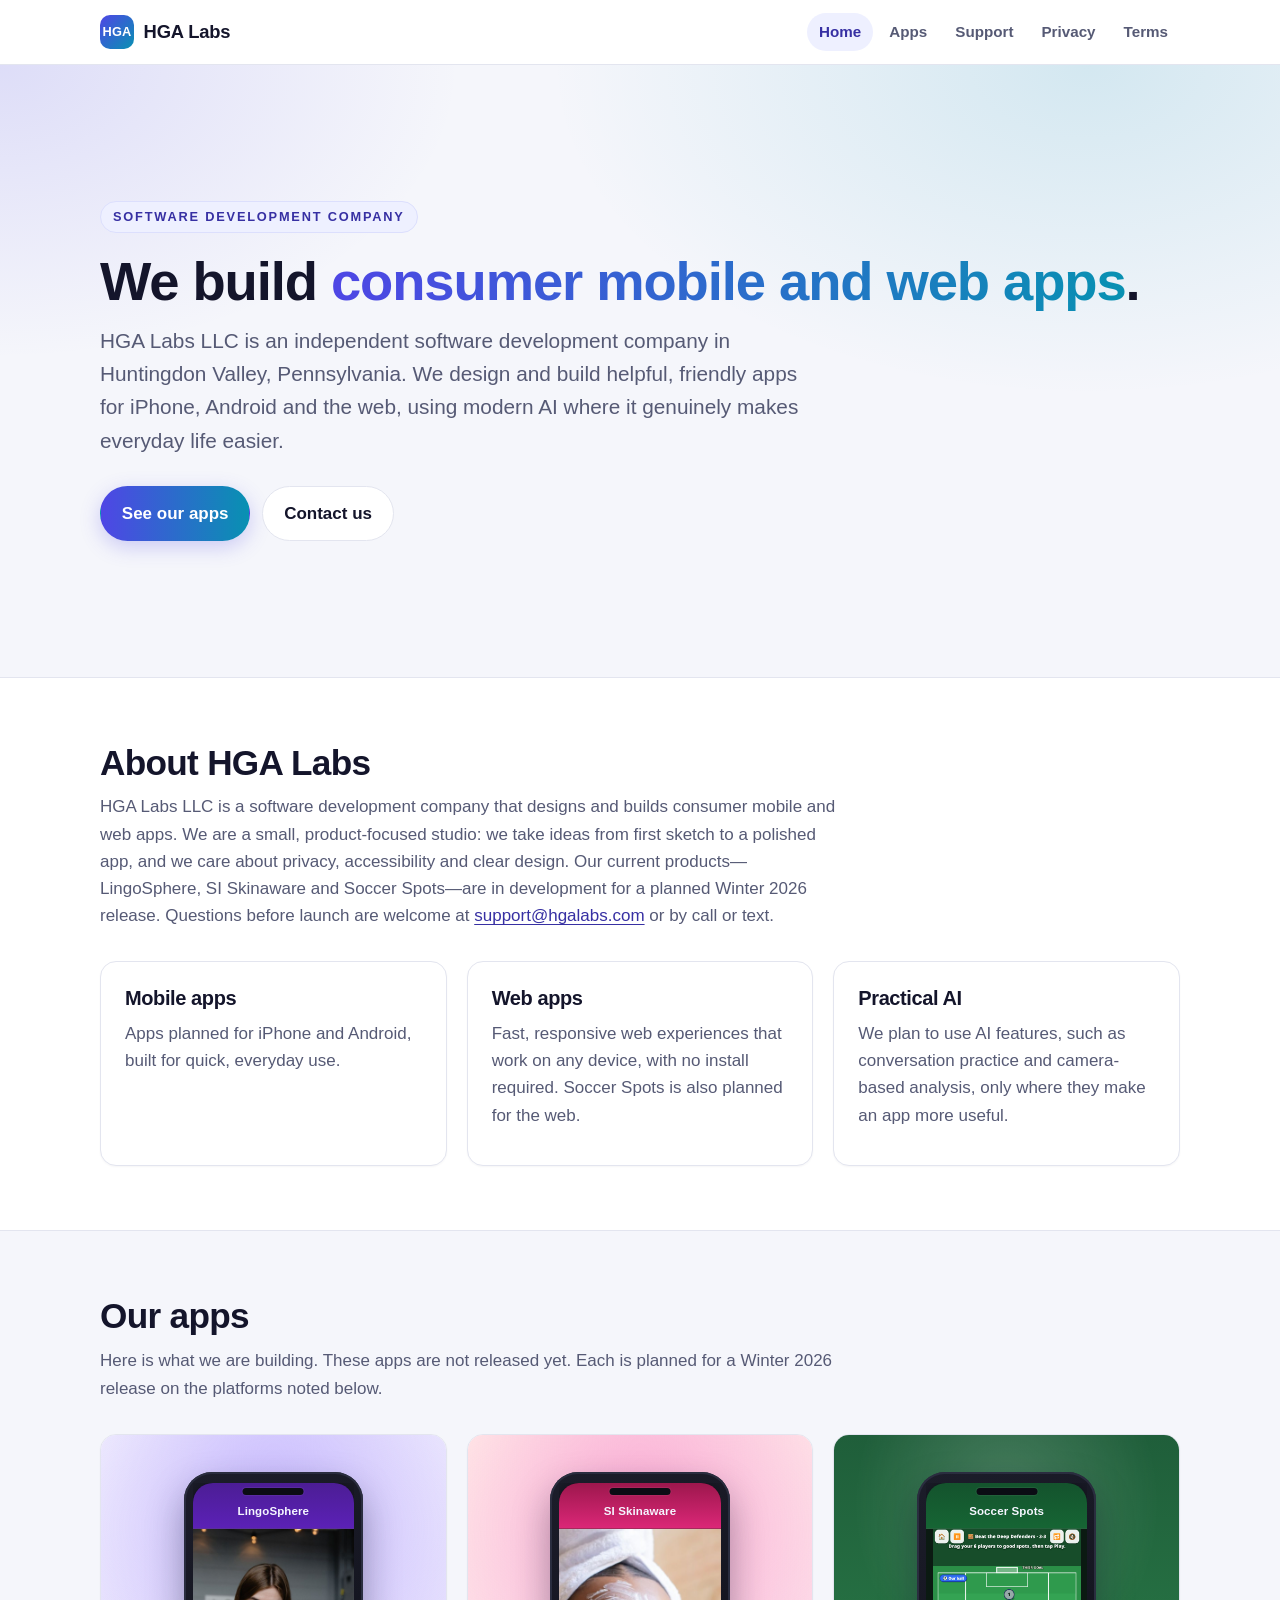
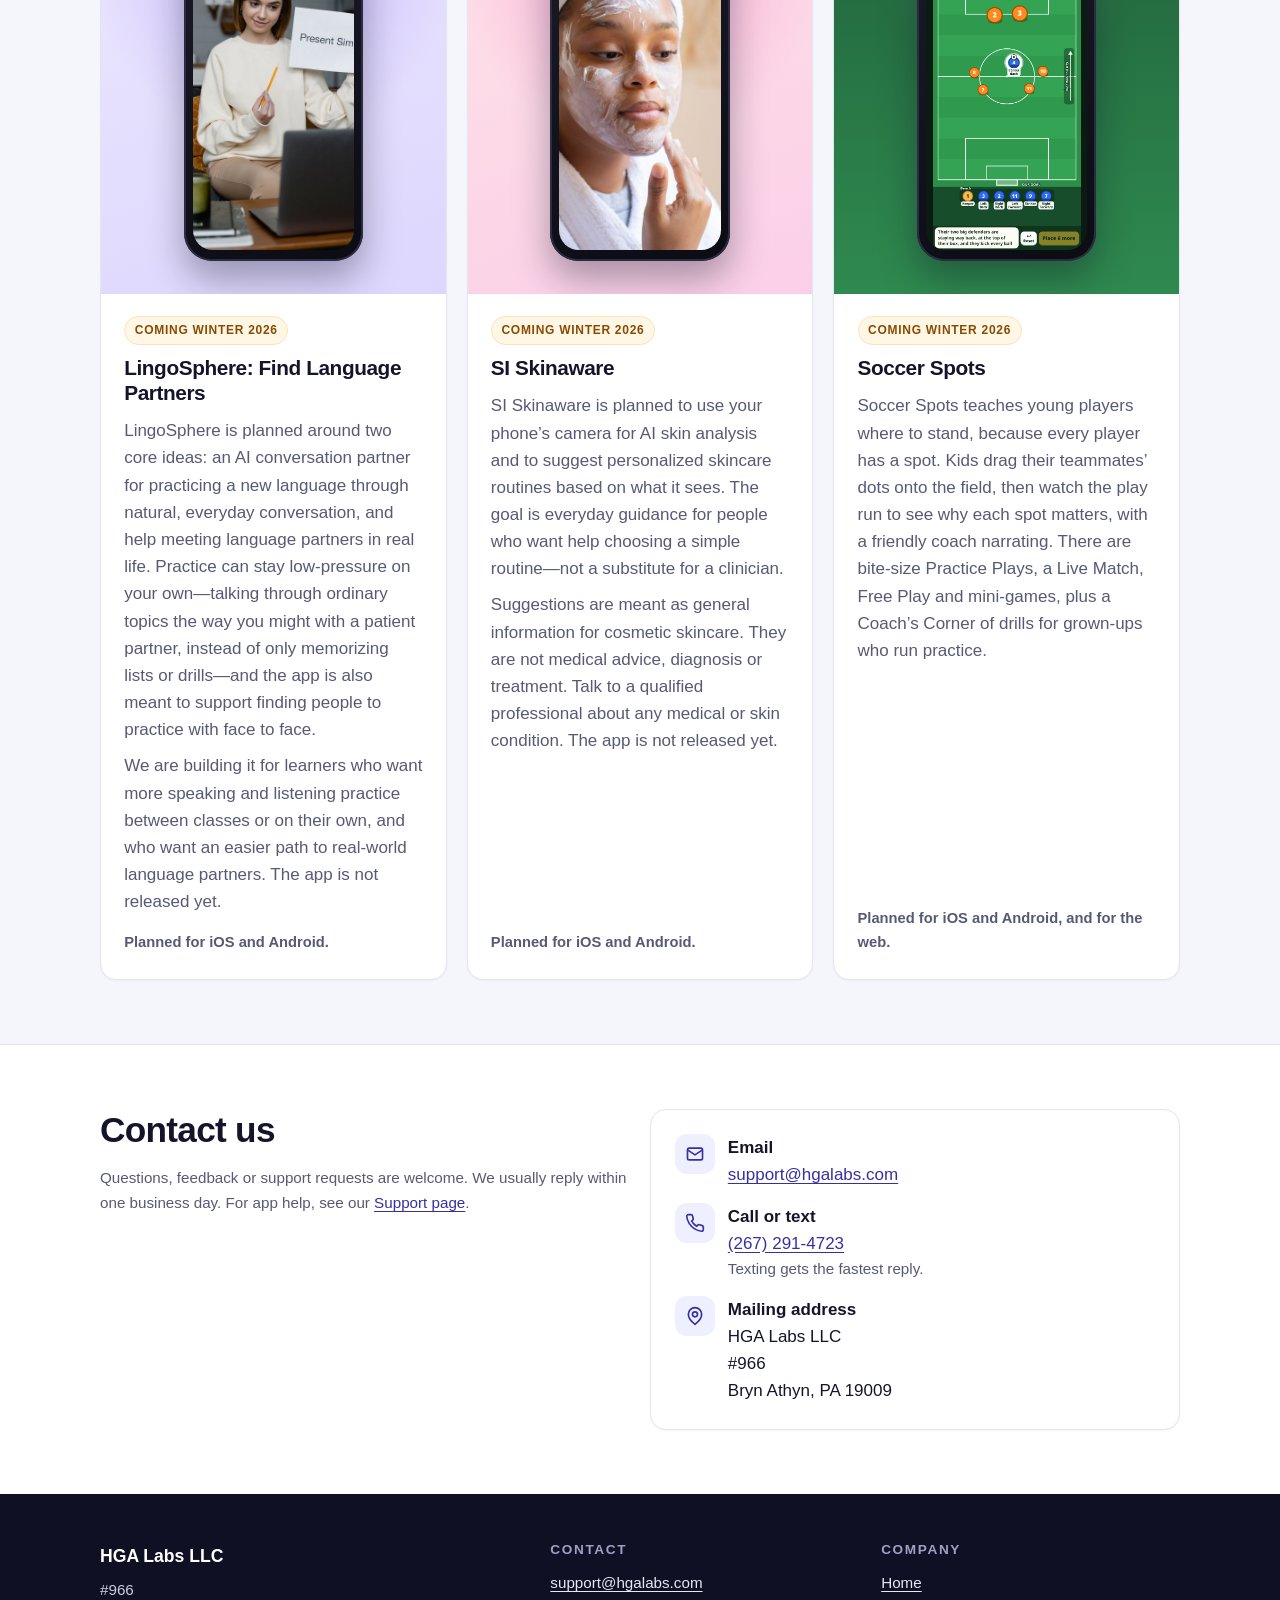
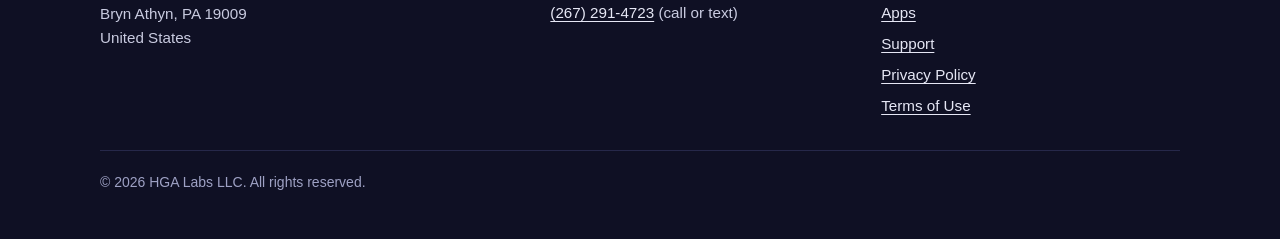
<file: index.html>
<!doctype html>
<html lang="en">
<head>
<meta charset="utf-8">
<meta name="viewport" content="width=device-width, initial-scale=1">
<title>HGA Labs LLC | Consumer mobile and web apps</title>
<meta name="description" content="HGA Labs LLC is a software development company in Huntingdon Valley, PA, building consumer mobile and web apps, including LingoSphere: Find Language Partners, SI Skinaware and Soccer Spots.">
<meta name="theme-color" content="#4f46e5">
<meta property="og:site_name" content="HGA Labs">
<meta property="og:title" content="HGA Labs LLC | Consumer mobile and web apps">
<meta property="og:description" content="HGA Labs LLC is a software development company in Huntingdon Valley, PA, building consumer mobile and web apps, including LingoSphere: Find Language Partners, SI Skinaware and Soccer Spots.">
<meta property="og:type" content="website">
<meta property="og:url" content="https://hgalabs.com/">
<link rel="canonical" href="https://hgalabs.com/">
<link rel="icon" href="/assets/favicon.svg" type="image/svg+xml">
<link rel="stylesheet" href="/assets/styles.css">
</head>
<body>
<a class="skip" href="#main">Skip to content</a>
<header class="site-header">
  <div class="wrap">
    <a class="brand" href="/" aria-label="HGA Labs home"><span class="brand-mark" aria-hidden="true">HGA</span>HGA Labs</a>
    <nav class="nav" aria-label="Main">
      <ul><li><a href="/" aria-current="page">Home</a></li><li><a href="/#apps">Apps</a></li><li><a href="/support.html">Support</a></li><li><a href="/privacy.html">Privacy</a></li><li><a href="/terms.html">Terms</a></li></ul>
    </nav>
  </div>
</header>
<main id="main">
<section class="hero" aria-labelledby="hero-title">
  <div class="wrap">
    <p class="eyebrow">Software development company</p>
    <h1 id="hero-title">We build <span>consumer mobile and web apps</span>.</h1>
    <p class="lede">HGA Labs LLC is an independent software development company in Huntingdon Valley, Pennsylvania. We design and build helpful, friendly apps for iPhone, Android and the web, using modern AI where it genuinely makes everyday life easier.</p>
    <div class="btns">
      <a class="btn btn-primary" href="#apps">See our apps</a>
      <a class="btn btn-ghost" href="#contact">Contact us</a>
    </div>
  </div>
</section>

<section id="about" aria-labelledby="about-title">
  <div class="wrap">
    <div class="section-head">
      <h2 id="about-title">About HGA Labs</h2>
      <p>HGA Labs LLC is a software development company that designs and builds consumer mobile and web apps. We are a small, product-focused studio: we take ideas from first sketch to a polished app, and we care about privacy, accessibility and clear design. Our current products&mdash;LingoSphere, SI Skinaware and Soccer Spots&mdash;are in development for a planned Winter 2026 release. Questions before launch are welcome at <a href="mailto:support@hgalabs.com">support@hgalabs.com</a> or by call or text.</p>
    </div>
    <div class="grid-3">
      <div class="card"><h3>Mobile apps</h3><p>Apps planned for iPhone and Android, built for quick, everyday use.</p></div>
      <div class="card"><h3>Web apps</h3><p>Fast, responsive web experiences that work on any device, with no install required. Soccer Spots is also planned for the web.</p></div>
      <div class="card"><h3>Practical AI</h3><p>We plan to use AI features, such as conversation practice and camera-based analysis, only where they make an app more useful.</p></div>
    </div>
  </div>
</section>

<section id="apps" class="alt" aria-labelledby="apps-title">
  <div class="wrap">
    <div class="section-head">
      <h2 id="apps-title">Our apps</h2>
      <p>Here is what we are building. These apps are not released yet. Each is planned for a Winter 2026 release on the platforms noted below.</p>
    </div>
    <div class="grid-3 apps-grid">
      <article class="card app" aria-labelledby="app-lang">
        <div class="app-media media-lang">
          <div class="phone-frame">
            <div class="phone-screen">
              <div class="phone-appbar"><span class="phone-app-name">LingoSphere</span></div>
              <div class="phone-app-art">
                <img class="photo" src="/assets/lingosphere.jpg" width="720" height="1560" loading="lazy" alt="Illustrative stock photo of an adult holding a Present Simple language flashcard on a video call, shown inside a phone-shaped frame. Not a LingoSphere product screenshot.">
              </div>
            </div>
          </div>
        </div>
        <div class="app-body">
          <span class="badge">Coming Winter 2026</span>
          <h3 id="app-lang">LingoSphere: Find Language Partners</h3>
          <p>LingoSphere is planned around two core ideas: an AI conversation partner for practicing a new language through natural, everyday conversation, and help meeting language partners in real life. Practice can stay low-pressure on your own&mdash;talking through ordinary topics the way you might with a patient partner, instead of only memorizing lists or drills&mdash;and the app is also meant to support finding people to practice with face to face.</p>
          <p>We are building it for learners who want more speaking and listening practice between classes or on their own, and who want an easier path to real-world language partners. The app is not released yet.</p>
          <p class="platforms">Planned for iOS and Android.</p>
        </div>
      </article>
      <article class="card app" aria-labelledby="app-skin">
        <div class="app-media media-skin">
          <div class="phone-frame">
            <div class="phone-screen">
              <div class="phone-appbar"><span class="phone-app-name">SI Skinaware</span></div>
              <div class="phone-app-art">
                <img class="photo" src="/assets/si-skinaware.jpg" width="720" height="1560" loading="lazy" alt="Illustrative stock photo of an adult applying a cream face mask during a skincare routine, shown inside a phone-shaped frame. Not an SI Skinaware product screenshot.">
              </div>
            </div>
          </div>
        </div>
        <div class="app-body">
          <span class="badge">Coming Winter 2026</span>
          <h3 id="app-skin">SI Skinaware</h3>
          <p>SI Skinaware is planned to use your phone&rsquo;s camera for AI skin analysis and to suggest personalized skincare routines based on what it sees. The goal is everyday guidance for people who want help choosing a simple routine&mdash;not a substitute for a clinician.</p>
          <p>Suggestions are meant as general information for cosmetic skincare. They are not medical advice, diagnosis or treatment. Talk to a qualified professional about any medical or skin condition. The app is not released yet.</p>
          <p class="platforms">Planned for iOS and Android.</p>
        </div>
      </article>
      <article class="card app" aria-labelledby="app-soccer">
        <div class="app-media media-soccer">
          <div class="phone-frame phone-frame-tall">
            <div class="phone-screen">
              <div class="phone-appbar"><span class="phone-app-name">Soccer Spots</span></div>
              <div class="phone-app-art">
                <img src="/assets/soccer-spots.png" width="560" height="1215" loading="lazy" alt="Soccer Spots game screen inside a phone-shaped frame: a soccer field where the player drags numbered teammate dots into position, with a coach tip at the bottom of the screen.">
              </div>
            </div>
          </div>
        </div>
        <div class="app-body">
          <span class="badge">Coming Winter 2026</span>
          <h3 id="app-soccer">Soccer Spots</h3>
          <p>Soccer Spots teaches young players where to stand, because every player has a spot. Kids drag their teammates&rsquo; dots onto the field, then watch the play run to see why each spot matters, with a friendly coach narrating. There are bite-size Practice Plays, a Live Match, Free Play and mini-games, plus a Coach&rsquo;s Corner of drills for grown-ups who run practice.</p>
          <p class="platforms">Planned for iOS and Android, and for the web.</p>
        </div>
      </article>
    </div>
  </div>
</section>

<section id="contact" aria-labelledby="contact-title">
  <div class="wrap">
    <div class="grid-2">
      <div>
        <h2 id="contact-title">Contact us</h2>
        <p class="note">Questions, feedback or support requests are welcome. We usually reply within one business day. For app help, see our <a href="/support.html">Support page</a>.</p>
      </div>
      <div class="card">
        <ul class="contact-list">
          <li><span class="ico"><svg viewBox="0 0 24 24" fill="none" stroke="currentColor" stroke-width="2" aria-hidden="true"><rect x="3" y="5" width="18" height="14" rx="2"/><path d="m3 7 9 6 9-6"/></svg></span><div><strong>Email</strong><a href="mailto:support@hgalabs.com">support@hgalabs.com</a></div></li>
          <li><span class="ico"><svg viewBox="0 0 24 24" fill="none" stroke="currentColor" stroke-width="2" aria-hidden="true"><path d="M22 16.9v3a2 2 0 0 1-2.2 2 19.8 19.8 0 0 1-8.6-3.1 19.5 19.5 0 0 1-6-6A19.8 19.8 0 0 1 2.1 4.2 2 2 0 0 1 4.1 2h3a2 2 0 0 1 2 1.7c.1.9.4 1.8.7 2.7a2 2 0 0 1-.5 2.1L8 9.8a16 16 0 0 0 6 6l1.3-1.3a2 2 0 0 1 2.1-.4c.9.3 1.8.6 2.7.7a2 2 0 0 1 1.7 2z"/></svg></span><div><strong>Call or text</strong><a href="tel:+12672914723">(267) 291-4723</a><div class="note">Texting gets the fastest reply.</div></div></li>
          <li><span class="ico"><svg viewBox="0 0 24 24" fill="none" stroke="currentColor" stroke-width="2" aria-hidden="true"><path d="M20 10c0 6-8 12-8 12S4 16 4 10a8 8 0 0 1 16 0z"/><circle cx="12" cy="10" r="3"/></svg></span><div><strong>Mailing address</strong><address>HGA Labs LLC<br>#966<br>Bryn Athyn, PA 19009</address></div></li>
        </ul>
      </div>
    </div>
  </div>
</section>
</main>
<footer class="site-footer">
  <div class="wrap">
    <div class="footer-grid">
      <div>
        <p class="footer-brand">HGA Labs LLC</p>
        <address>#966<br>Bryn Athyn, PA 19009<br>United States</address>
      </div>
      <div>
        <h2>Contact</h2>
        <ul>
          <li><a href="mailto:support@hgalabs.com">support@hgalabs.com</a></li>
          <li><a href="tel:+12672914723">(267) 291-4723</a> (call or text)</li>
        </ul>
      </div>
      <div>
        <h2>Company</h2>
        <ul>
          <li><a href="/">Home</a></li>
          <li><a href="/#apps">Apps</a></li>
          <li><a href="/support.html">Support</a></li>
          <li><a href="/privacy.html">Privacy Policy</a></li>
          <li><a href="/terms.html">Terms of Use</a></li>
        </ul>
      </div>
    </div>
    <p class="copyright">&copy; 2026 HGA Labs LLC. All rights reserved.</p>
  </div>
</footer>
</body>
</html>
</file>
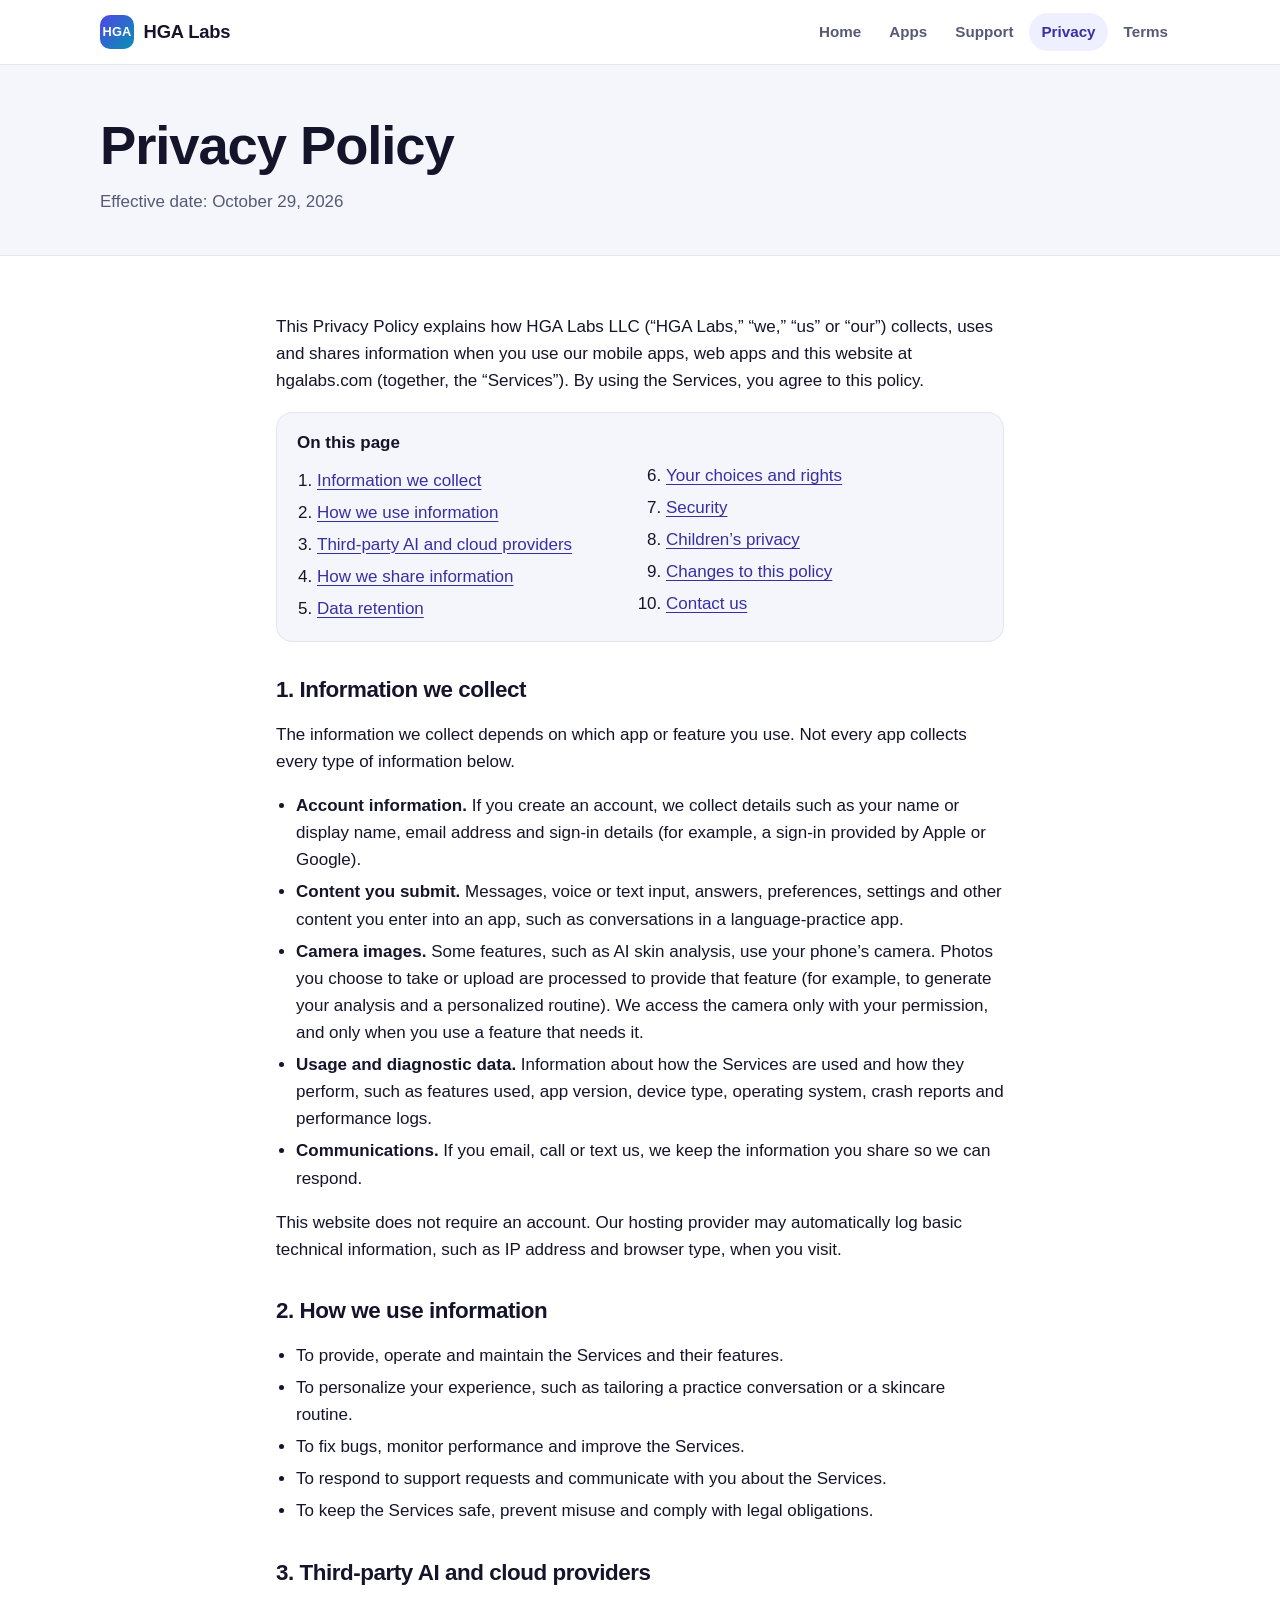
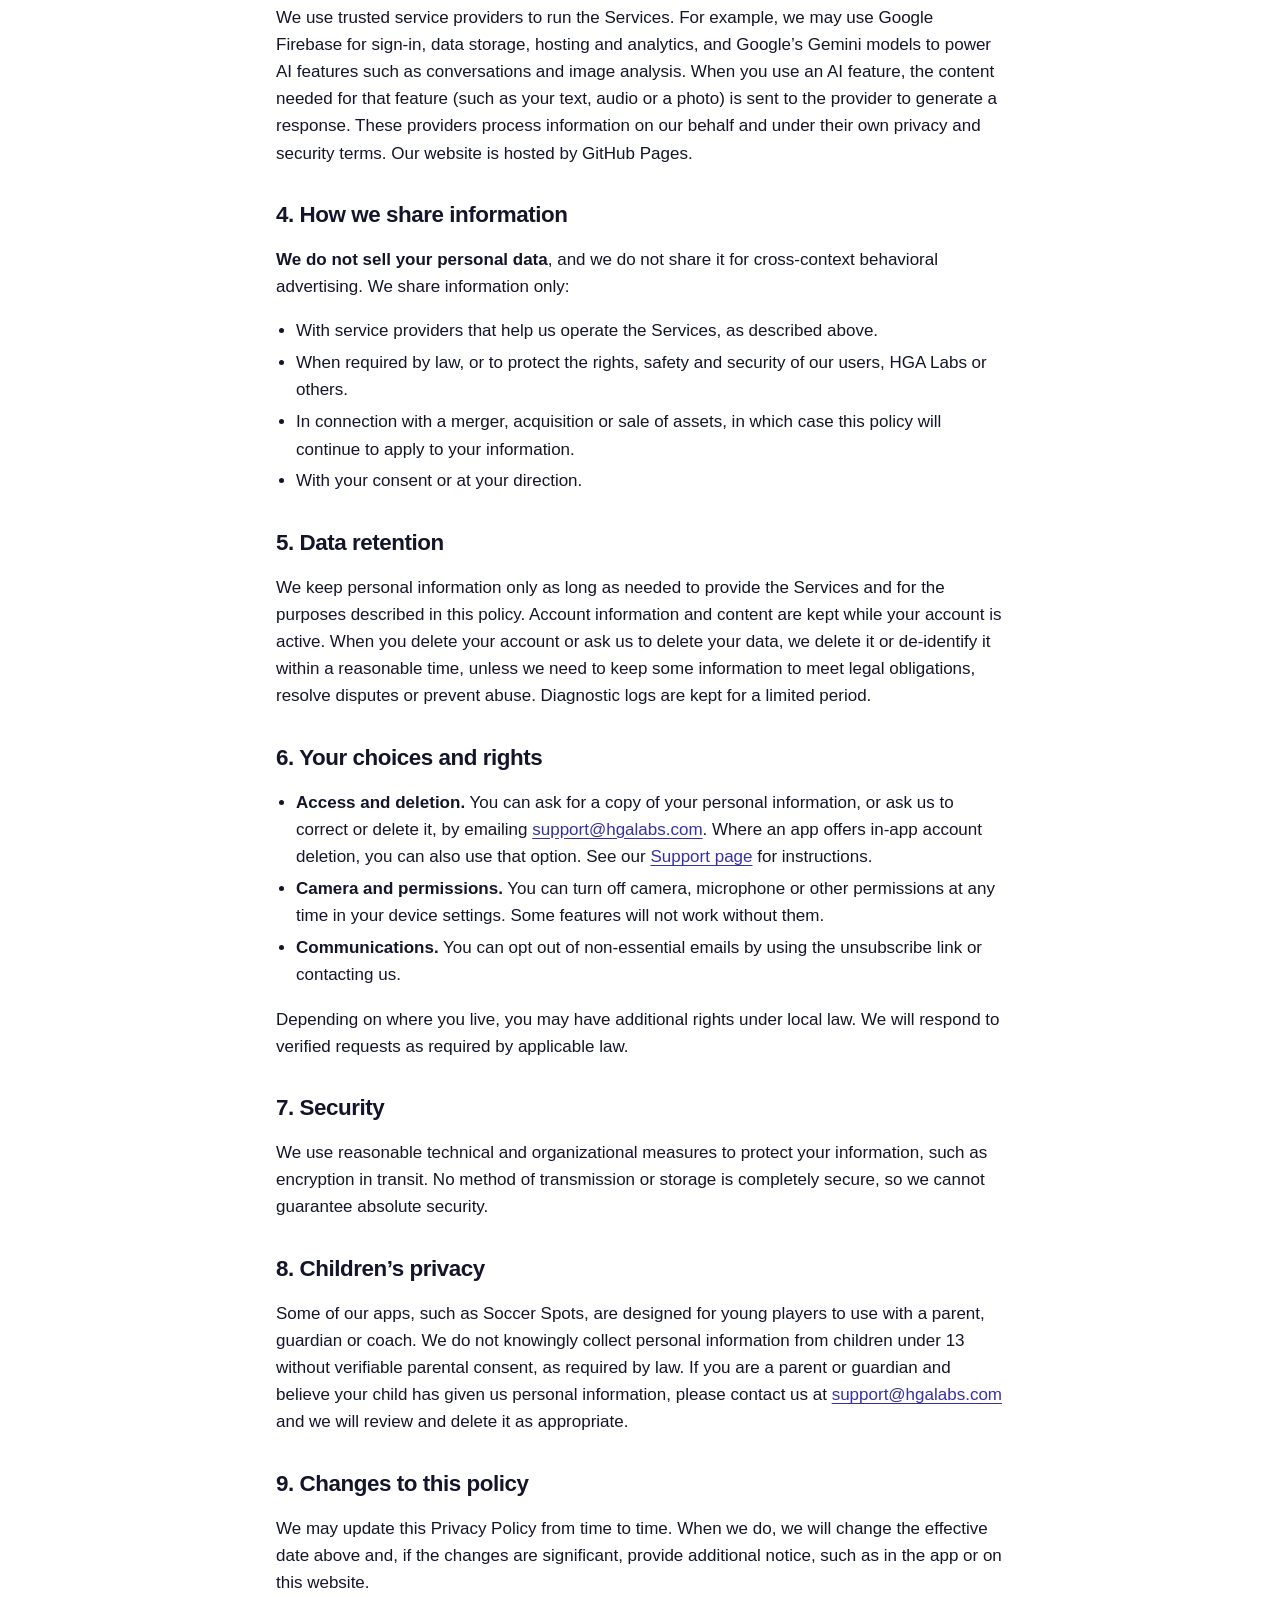
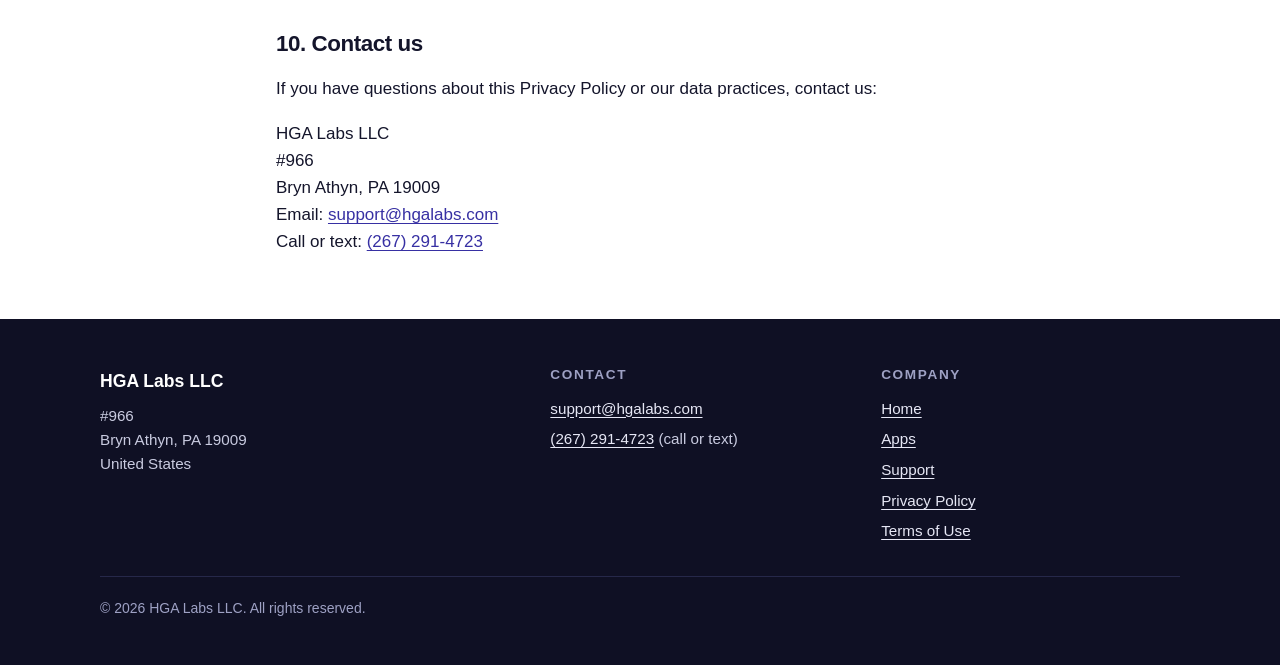
<file: privacy.html>
<!doctype html>
<html lang="en">
<head>
<meta charset="utf-8">
<meta name="viewport" content="width=device-width, initial-scale=1">
<title>Privacy Policy | HGA Labs LLC</title>
<meta name="description" content="Privacy Policy for HGA Labs LLC apps and the hgalabs.com website: what data we collect, how we use it, AI and cloud providers, retention, and how to request access or deletion.">
<meta name="theme-color" content="#4f46e5">
<meta property="og:site_name" content="HGA Labs">
<meta property="og:title" content="Privacy Policy | HGA Labs LLC">
<meta property="og:description" content="Privacy Policy for HGA Labs LLC apps and the hgalabs.com website: what data we collect, how we use it, AI and cloud providers, retention, and how to request access or deletion.">
<meta property="og:type" content="website">
<meta property="og:url" content="https://hgalabs.com/privacy.html">
<link rel="canonical" href="https://hgalabs.com/privacy.html">
<link rel="icon" href="/assets/favicon.svg" type="image/svg+xml">
<link rel="stylesheet" href="/assets/styles.css">
</head>
<body>
<a class="skip" href="#main">Skip to content</a>
<header class="site-header">
  <div class="wrap">
    <a class="brand" href="/" aria-label="HGA Labs home"><span class="brand-mark" aria-hidden="true">HGA</span>HGA Labs</a>
    <nav class="nav" aria-label="Main">
      <ul><li><a href="/">Home</a></li><li><a href="/#apps">Apps</a></li><li><a href="/support.html">Support</a></li><li><a href="/privacy.html" aria-current="page">Privacy</a></li><li><a href="/terms.html">Terms</a></li></ul>
    </nav>
  </div>
</header>
<main id="main">
<div class="page-head"><div class="wrap">
  <h1>Privacy Policy</h1>
  <p>Effective date: October 29, 2026</p>
</div></div>
<div class="wrap prose">
  <p>This Privacy Policy explains how HGA Labs LLC (&ldquo;HGA Labs,&rdquo; &ldquo;we,&rdquo; &ldquo;us&rdquo; or &ldquo;our&rdquo;) collects, uses and shares information when you use our mobile apps, web apps and this website at hgalabs.com (together, the &ldquo;Services&rdquo;). By using the Services, you agree to this policy.</p>
  <nav class="toc" aria-label="On this page">
    <strong>On this page</strong>
    <ol>
      <li><a href="#collect">Information we collect</a></li>
      <li><a href="#use">How we use information</a></li>
      <li><a href="#providers">Third-party AI and cloud providers</a></li>
      <li><a href="#sharing">How we share information</a></li>
      <li><a href="#retention">Data retention</a></li>
      <li><a href="#rights">Your choices and rights</a></li>
      <li><a href="#security">Security</a></li>
      <li><a href="#children">Children&rsquo;s privacy</a></li>
      <li><a href="#changes">Changes to this policy</a></li>
      <li><a href="#contact">Contact us</a></li>
    </ol>
  </nav>

  <h2 id="collect">1. Information we collect</h2>
  <p>The information we collect depends on which app or feature you use. Not every app collects every type of information below.</p>
  <ul>
    <li><strong>Account information.</strong> If you create an account, we collect details such as your name or display name, email address and sign-in details (for example, a sign-in provided by Apple or Google).</li>
    <li><strong>Content you submit.</strong> Messages, voice or text input, answers, preferences, settings and other content you enter into an app, such as conversations in a language-practice app.</li>
    <li><strong>Camera images.</strong> Some features, such as AI skin analysis, use your phone&rsquo;s camera. Photos you choose to take or upload are processed to provide that feature (for example, to generate your analysis and a personalized routine). We access the camera only with your permission, and only when you use a feature that needs it.</li>
    <li><strong>Usage and diagnostic data.</strong> Information about how the Services are used and how they perform, such as features used, app version, device type, operating system, crash reports and performance logs.</li>
    <li><strong>Communications.</strong> If you email, call or text us, we keep the information you share so we can respond.</li>
  </ul>
  <p>This website does not require an account. Our hosting provider may automatically log basic technical information, such as IP address and browser type, when you visit.</p>

  <h2 id="use">2. How we use information</h2>
  <ul>
    <li>To provide, operate and maintain the Services and their features.</li>
    <li>To personalize your experience, such as tailoring a practice conversation or a skincare routine.</li>
    <li>To fix bugs, monitor performance and improve the Services.</li>
    <li>To respond to support requests and communicate with you about the Services.</li>
    <li>To keep the Services safe, prevent misuse and comply with legal obligations.</li>
  </ul>

  <h2 id="providers">3. Third-party AI and cloud providers</h2>
  <p>We use trusted service providers to run the Services. For example, we may use Google Firebase for sign-in, data storage, hosting and analytics, and Google&rsquo;s Gemini models to power AI features such as conversations and image analysis. When you use an AI feature, the content needed for that feature (such as your text, audio or a photo) is sent to the provider to generate a response. These providers process information on our behalf and under their own privacy and security terms. Our website is hosted by GitHub Pages.</p>

  <h2 id="sharing">4. How we share information</h2>
  <p><strong>We do not sell your personal data</strong>, and we do not share it for cross-context behavioral advertising. We share information only:</p>
  <ul>
    <li>With service providers that help us operate the Services, as described above.</li>
    <li>When required by law, or to protect the rights, safety and security of our users, HGA Labs or others.</li>
    <li>In connection with a merger, acquisition or sale of assets, in which case this policy will continue to apply to your information.</li>
    <li>With your consent or at your direction.</li>
  </ul>

  <h2 id="retention">5. Data retention</h2>
  <p>We keep personal information only as long as needed to provide the Services and for the purposes described in this policy. Account information and content are kept while your account is active. When you delete your account or ask us to delete your data, we delete it or de-identify it within a reasonable time, unless we need to keep some information to meet legal obligations, resolve disputes or prevent abuse. Diagnostic logs are kept for a limited period.</p>

  <h2 id="rights">6. Your choices and rights</h2>
  <ul>
    <li><strong>Access and deletion.</strong> You can ask for a copy of your personal information, or ask us to correct or delete it, by emailing <a href="mailto:support@hgalabs.com">support@hgalabs.com</a>. Where an app offers in-app account deletion, you can also use that option. See our <a href="/support.html#delete">Support page</a> for instructions.</li>
    <li><strong>Camera and permissions.</strong> You can turn off camera, microphone or other permissions at any time in your device settings. Some features will not work without them.</li>
    <li><strong>Communications.</strong> You can opt out of non-essential emails by using the unsubscribe link or contacting us.</li>
  </ul>
  <p>Depending on where you live, you may have additional rights under local law. We will respond to verified requests as required by applicable law.</p>

  <h2 id="security">7. Security</h2>
  <p>We use reasonable technical and organizational measures to protect your information, such as encryption in transit. No method of transmission or storage is completely secure, so we cannot guarantee absolute security.</p>

  <h2 id="children">8. Children&rsquo;s privacy</h2>
  <p>Some of our apps, such as Soccer Spots, are designed for young players to use with a parent, guardian or coach. We do not knowingly collect personal information from children under 13 without verifiable parental consent, as required by law. If you are a parent or guardian and believe your child has given us personal information, please contact us at <a href="mailto:support@hgalabs.com">support@hgalabs.com</a> and we will review and delete it as appropriate.</p>

  <h2 id="changes">9. Changes to this policy</h2>
  <p>We may update this Privacy Policy from time to time. When we do, we will change the effective date above and, if the changes are significant, provide additional notice, such as in the app or on this website.</p>

  <h2 id="contact">10. Contact us</h2>
  <p>If you have questions about this Privacy Policy or our data practices, contact us:</p>
  <address>HGA Labs LLC<br>#966<br>Bryn Athyn, PA 19009<br>Email: <a href="mailto:support@hgalabs.com">support@hgalabs.com</a><br>Call or text: <a href="tel:+12672914723">(267) 291-4723</a></address>
</div>
</main>
<footer class="site-footer">
  <div class="wrap">
    <div class="footer-grid">
      <div>
        <p class="footer-brand">HGA Labs LLC</p>
        <address>#966<br>Bryn Athyn, PA 19009<br>United States</address>
      </div>
      <div>
        <h2>Contact</h2>
        <ul>
          <li><a href="mailto:support@hgalabs.com">support@hgalabs.com</a></li>
          <li><a href="tel:+12672914723">(267) 291-4723</a> (call or text)</li>
        </ul>
      </div>
      <div>
        <h2>Company</h2>
        <ul>
          <li><a href="/">Home</a></li>
          <li><a href="/#apps">Apps</a></li>
          <li><a href="/support.html">Support</a></li>
          <li><a href="/privacy.html">Privacy Policy</a></li>
          <li><a href="/terms.html">Terms of Use</a></li>
        </ul>
      </div>
    </div>
    <p class="copyright">&copy; 2026 HGA Labs LLC. All rights reserved.</p>
  </div>
</footer>
</body>
</html>
</file>
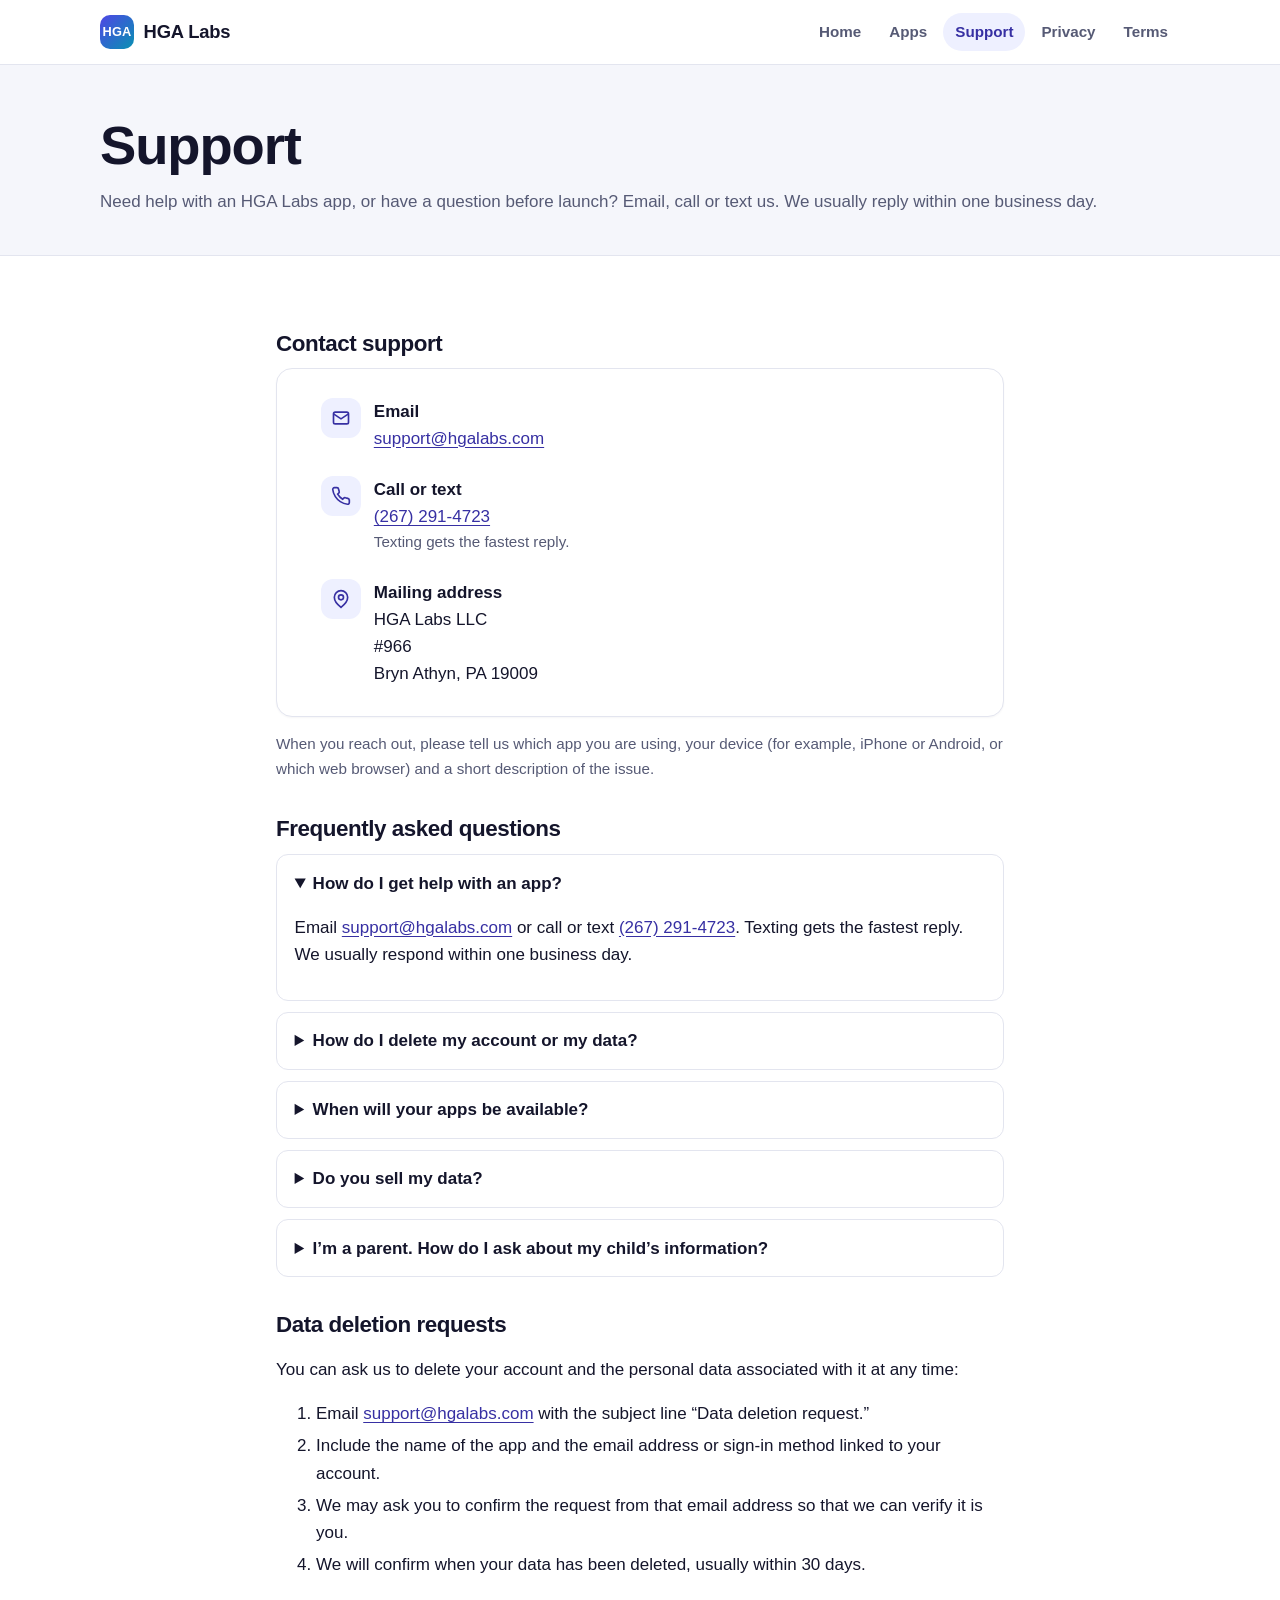
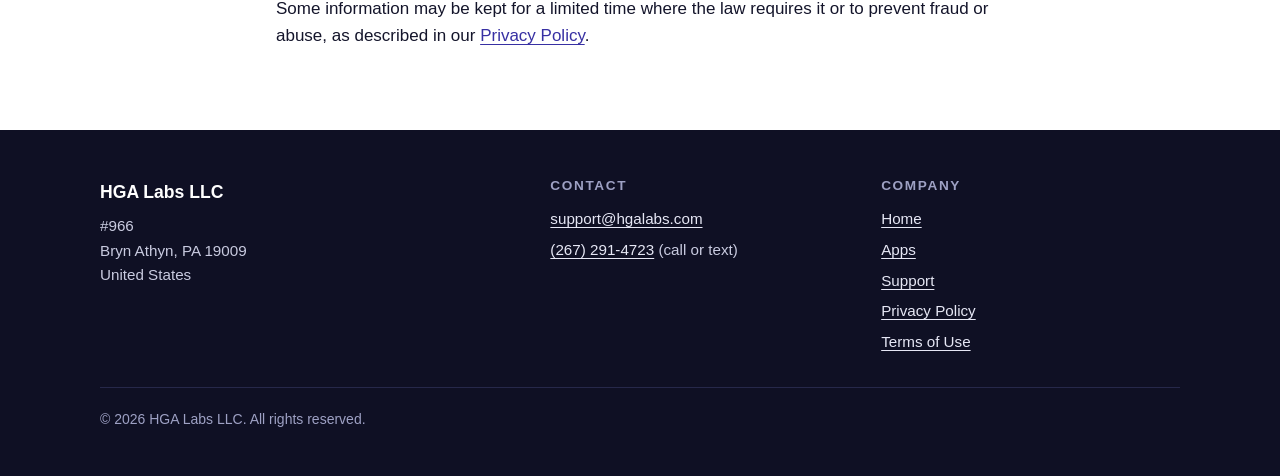
<file: support.html>
<!doctype html>
<html lang="en">
<head>
<meta charset="utf-8">
<meta name="viewport" content="width=device-width, initial-scale=1">
<title>Support | HGA Labs LLC</title>
<meta name="description" content="Get help with HGA Labs apps: contact support by email or phone, read FAQs, and learn how to request account and data deletion.">
<meta name="theme-color" content="#4f46e5">
<meta property="og:site_name" content="HGA Labs">
<meta property="og:title" content="Support | HGA Labs LLC">
<meta property="og:description" content="Get help with HGA Labs apps: contact support by email or phone, read FAQs, and learn how to request account and data deletion.">
<meta property="og:type" content="website">
<meta property="og:url" content="https://hgalabs.com/support.html">
<link rel="canonical" href="https://hgalabs.com/support.html">
<link rel="icon" href="/assets/favicon.svg" type="image/svg+xml">
<link rel="stylesheet" href="/assets/styles.css">
</head>
<body>
<a class="skip" href="#main">Skip to content</a>
<header class="site-header">
  <div class="wrap">
    <a class="brand" href="/" aria-label="HGA Labs home"><span class="brand-mark" aria-hidden="true">HGA</span>HGA Labs</a>
    <nav class="nav" aria-label="Main">
      <ul><li><a href="/">Home</a></li><li><a href="/#apps">Apps</a></li><li><a href="/support.html" aria-current="page">Support</a></li><li><a href="/privacy.html">Privacy</a></li><li><a href="/terms.html">Terms</a></li></ul>
    </nav>
  </div>
</header>
<main id="main">
<div class="page-head"><div class="wrap">
  <h1>Support</h1>
  <p>Need help with an HGA Labs app, or have a question before launch? Email, call or text us. We usually reply within one business day.</p>
</div></div>
<div class="wrap prose">
  <h2 id="contact">Contact support</h2>
  <div class="card">
    <ul class="contact-list">
          <li><span class="ico"><svg viewBox="0 0 24 24" fill="none" stroke="currentColor" stroke-width="2" aria-hidden="true"><rect x="3" y="5" width="18" height="14" rx="2"/><path d="m3 7 9 6 9-6"/></svg></span><div><strong>Email</strong><a href="mailto:support@hgalabs.com">support@hgalabs.com</a></div></li>
          <li><span class="ico"><svg viewBox="0 0 24 24" fill="none" stroke="currentColor" stroke-width="2" aria-hidden="true"><path d="M22 16.9v3a2 2 0 0 1-2.2 2 19.8 19.8 0 0 1-8.6-3.1 19.5 19.5 0 0 1-6-6A19.8 19.8 0 0 1 2.1 4.2 2 2 0 0 1 4.1 2h3a2 2 0 0 1 2 1.7c.1.9.4 1.8.7 2.7a2 2 0 0 1-.5 2.1L8 9.8a16 16 0 0 0 6 6l1.3-1.3a2 2 0 0 1 2.1-.4c.9.3 1.8.6 2.7.7a2 2 0 0 1 1.7 2z"/></svg></span><div><strong>Call or text</strong><a href="tel:+12672914723">(267) 291-4723</a><div class="note">Texting gets the fastest reply.</div></div></li>
          <li><span class="ico"><svg viewBox="0 0 24 24" fill="none" stroke="currentColor" stroke-width="2" aria-hidden="true"><path d="M20 10c0 6-8 12-8 12S4 16 4 10a8 8 0 0 1 16 0z"/><circle cx="12" cy="10" r="3"/></svg></span><div><strong>Mailing address</strong><address>HGA Labs LLC<br>#966<br>Bryn Athyn, PA 19009</address></div></li>
        </ul>
  </div>
  <p class="note">When you reach out, please tell us which app you are using, your device (for example, iPhone or Android, or which web browser) and a short description of the issue.</p>

  <h2 id="faq">Frequently asked questions</h2>
  <div class="faq">
    <details open>
      <summary>How do I get help with an app?</summary>
      <p>Email <a href="mailto:support@hgalabs.com">support@hgalabs.com</a> or call or text <a href="tel:+12672914723">(267) 291-4723</a>. Texting gets the fastest reply. We usually respond within one business day.</p>
    </details>
    <details>
      <summary>How do I delete my account or my data?</summary>
      <p>If the app has a delete option in its settings, you can use it to delete your account and associated data. You can also email us to request deletion. See <a href="#delete">Data deletion requests</a> below.</p>
    </details>
    <details>
      <summary>When will your apps be available?</summary>
      <p>Our apps are not released yet. LingoSphere, SI Skinaware and Soccer Spots are all coming Winter 2026. LingoSphere and SI Skinaware are planned for iOS and Android. Soccer Spots is planned for iOS and Android, and for the web. Check our <a href="/#apps">Apps section</a> for updates.</p>
    </details>
    <details>
      <summary>Do you sell my data?</summary>
      <p>No. We do not sell personal data. Read our <a href="/privacy.html">Privacy Policy</a> for details.</p>
    </details>
    <details>
      <summary>I&rsquo;m a parent. How do I ask about my child&rsquo;s information?</summary>
      <p>Contact us at <a href="mailto:support@hgalabs.com">support@hgalabs.com</a> and we will help review or delete your child&rsquo;s information.</p>
    </details>
  </div>

  <h2 id="delete">Data deletion requests</h2>
  <p>You can ask us to delete your account and the personal data associated with it at any time:</p>
  <ol>
    <li>Email <a href="mailto:support@hgalabs.com?subject=Data%20deletion%20request">support@hgalabs.com</a> with the subject line &ldquo;Data deletion request.&rdquo;</li>
    <li>Include the name of the app and the email address or sign-in method linked to your account.</li>
    <li>We may ask you to confirm the request from that email address so that we can verify it is you.</li>
    <li>We will confirm when your data has been deleted, usually within 30 days.</li>
  </ol>
  <p>Some information may be kept for a limited time where the law requires it or to prevent fraud or abuse, as described in our <a href="/privacy.html#retention">Privacy Policy</a>.</p>
</div>
</main>
<footer class="site-footer">
  <div class="wrap">
    <div class="footer-grid">
      <div>
        <p class="footer-brand">HGA Labs LLC</p>
        <address>#966<br>Bryn Athyn, PA 19009<br>United States</address>
      </div>
      <div>
        <h2>Contact</h2>
        <ul>
          <li><a href="mailto:support@hgalabs.com">support@hgalabs.com</a></li>
          <li><a href="tel:+12672914723">(267) 291-4723</a> (call or text)</li>
        </ul>
      </div>
      <div>
        <h2>Company</h2>
        <ul>
          <li><a href="/">Home</a></li>
          <li><a href="/#apps">Apps</a></li>
          <li><a href="/support.html">Support</a></li>
          <li><a href="/privacy.html">Privacy Policy</a></li>
          <li><a href="/terms.html">Terms of Use</a></li>
        </ul>
      </div>
    </div>
    <p class="copyright">&copy; 2026 HGA Labs LLC. All rights reserved.</p>
  </div>
</footer>
</body>
</html>
</file>
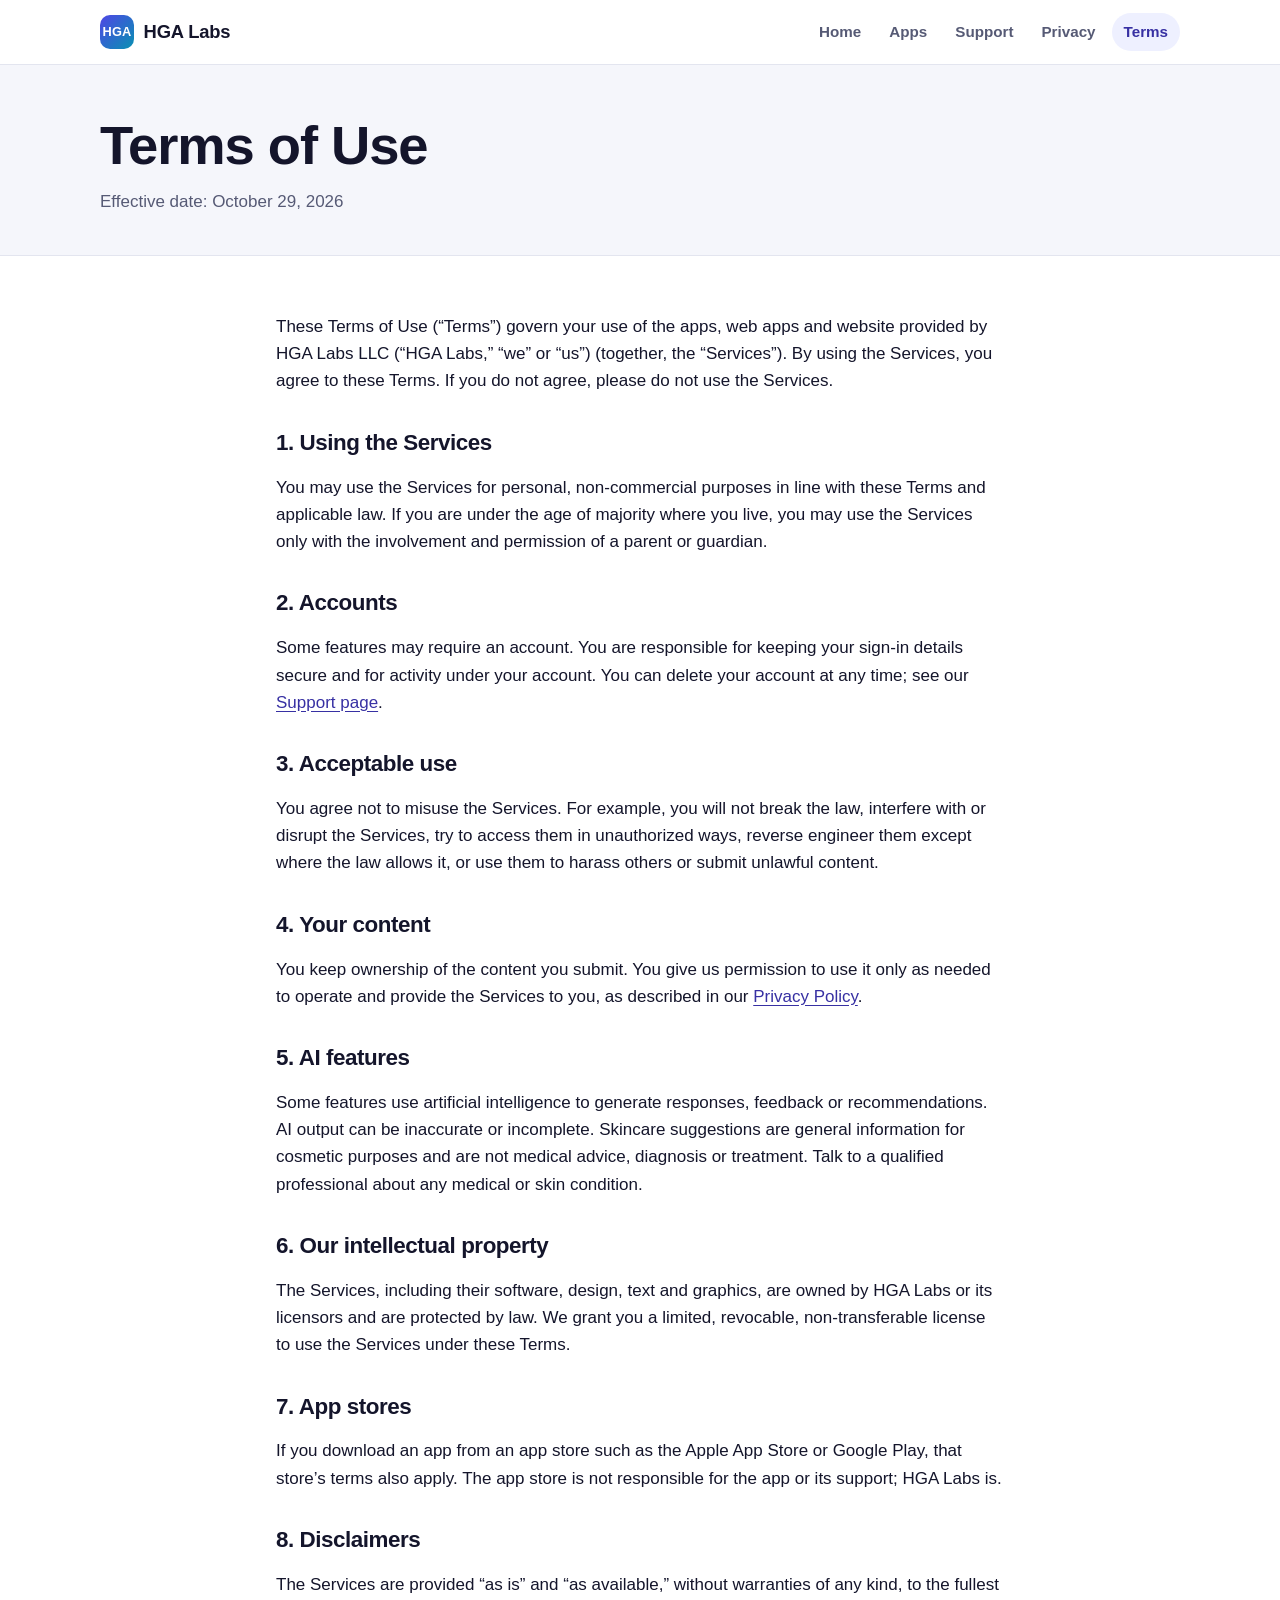
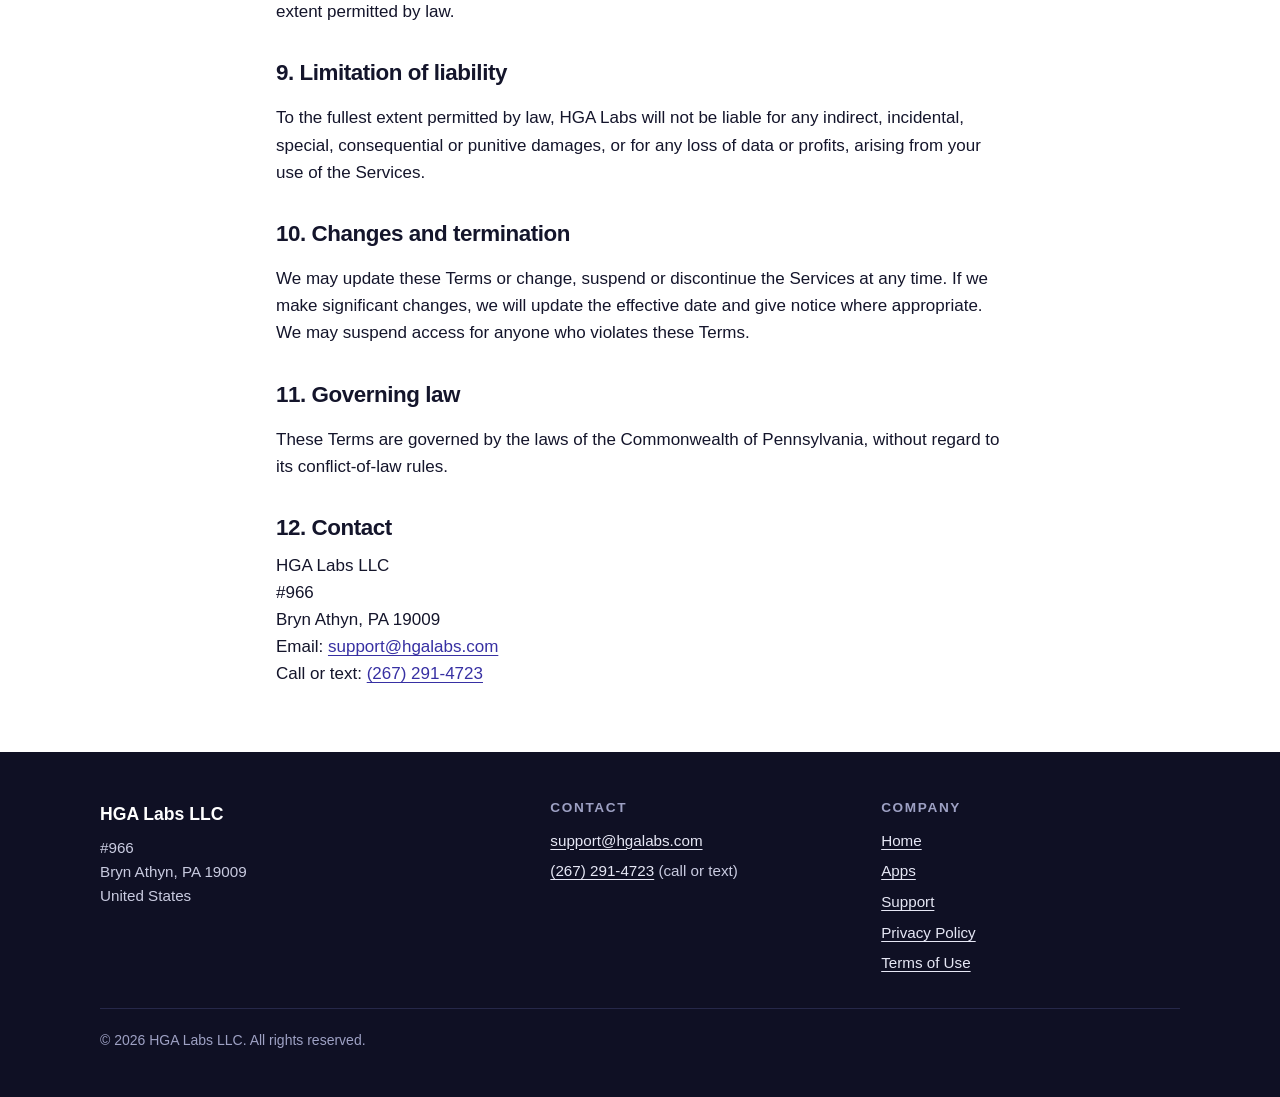
<file: terms.html>
<!doctype html>
<html lang="en">
<head>
<meta charset="utf-8">
<meta name="viewport" content="width=device-width, initial-scale=1">
<title>Terms of Use | HGA Labs LLC</title>
<meta name="description" content="Terms of Use for HGA Labs LLC apps, web apps and the hgalabs.com website.">
<meta name="theme-color" content="#4f46e5">
<meta property="og:site_name" content="HGA Labs">
<meta property="og:title" content="Terms of Use | HGA Labs LLC">
<meta property="og:description" content="Terms of Use for HGA Labs LLC apps, web apps and the hgalabs.com website.">
<meta property="og:type" content="website">
<meta property="og:url" content="https://hgalabs.com/terms.html">
<link rel="canonical" href="https://hgalabs.com/terms.html">
<link rel="icon" href="/assets/favicon.svg" type="image/svg+xml">
<link rel="stylesheet" href="/assets/styles.css">
</head>
<body>
<a class="skip" href="#main">Skip to content</a>
<header class="site-header">
  <div class="wrap">
    <a class="brand" href="/" aria-label="HGA Labs home"><span class="brand-mark" aria-hidden="true">HGA</span>HGA Labs</a>
    <nav class="nav" aria-label="Main">
      <ul><li><a href="/">Home</a></li><li><a href="/#apps">Apps</a></li><li><a href="/support.html">Support</a></li><li><a href="/privacy.html">Privacy</a></li><li><a href="/terms.html" aria-current="page">Terms</a></li></ul>
    </nav>
  </div>
</header>
<main id="main">
<div class="page-head"><div class="wrap">
  <h1>Terms of Use</h1>
  <p>Effective date: October 29, 2026</p>
</div></div>
<div class="wrap prose">
  <p>These Terms of Use (&ldquo;Terms&rdquo;) govern your use of the apps, web apps and website provided by HGA Labs LLC (&ldquo;HGA Labs,&rdquo; &ldquo;we&rdquo; or &ldquo;us&rdquo;) (together, the &ldquo;Services&rdquo;). By using the Services, you agree to these Terms. If you do not agree, please do not use the Services.</p>

  <h2>1. Using the Services</h2>
  <p>You may use the Services for personal, non-commercial purposes in line with these Terms and applicable law. If you are under the age of majority where you live, you may use the Services only with the involvement and permission of a parent or guardian.</p>

  <h2>2. Accounts</h2>
  <p>Some features may require an account. You are responsible for keeping your sign-in details secure and for activity under your account. You can delete your account at any time; see our <a href="/support.html#delete">Support page</a>.</p>

  <h2>3. Acceptable use</h2>
  <p>You agree not to misuse the Services. For example, you will not break the law, interfere with or disrupt the Services, try to access them in unauthorized ways, reverse engineer them except where the law allows it, or use them to harass others or submit unlawful content.</p>

  <h2>4. Your content</h2>
  <p>You keep ownership of the content you submit. You give us permission to use it only as needed to operate and provide the Services to you, as described in our <a href="/privacy.html">Privacy Policy</a>.</p>

  <h2>5. AI features</h2>
  <p>Some features use artificial intelligence to generate responses, feedback or recommendations. AI output can be inaccurate or incomplete. Skincare suggestions are general information for cosmetic purposes and are not medical advice, diagnosis or treatment. Talk to a qualified professional about any medical or skin condition.</p>

  <h2>6. Our intellectual property</h2>
  <p>The Services, including their software, design, text and graphics, are owned by HGA Labs or its licensors and are protected by law. We grant you a limited, revocable, non-transferable license to use the Services under these Terms.</p>

  <h2>7. App stores</h2>
  <p>If you download an app from an app store such as the Apple App Store or Google Play, that store&rsquo;s terms also apply. The app store is not responsible for the app or its support; HGA Labs is.</p>

  <h2>8. Disclaimers</h2>
  <p>The Services are provided &ldquo;as is&rdquo; and &ldquo;as available,&rdquo; without warranties of any kind, to the fullest extent permitted by law.</p>

  <h2>9. Limitation of liability</h2>
  <p>To the fullest extent permitted by law, HGA Labs will not be liable for any indirect, incidental, special, consequential or punitive damages, or for any loss of data or profits, arising from your use of the Services.</p>

  <h2>10. Changes and termination</h2>
  <p>We may update these Terms or change, suspend or discontinue the Services at any time. If we make significant changes, we will update the effective date and give notice where appropriate. We may suspend access for anyone who violates these Terms.</p>

  <h2>11. Governing law</h2>
  <p>These Terms are governed by the laws of the Commonwealth of Pennsylvania, without regard to its conflict-of-law rules.</p>

  <h2>12. Contact</h2>
  <address>HGA Labs LLC<br>#966<br>Bryn Athyn, PA 19009<br>Email: <a href="mailto:support@hgalabs.com">support@hgalabs.com</a><br>Call or text: <a href="tel:+12672914723">(267) 291-4723</a></address>
</div>
</main>
<footer class="site-footer">
  <div class="wrap">
    <div class="footer-grid">
      <div>
        <p class="footer-brand">HGA Labs LLC</p>
        <address>#966<br>Bryn Athyn, PA 19009<br>United States</address>
      </div>
      <div>
        <h2>Contact</h2>
        <ul>
          <li><a href="mailto:support@hgalabs.com">support@hgalabs.com</a></li>
          <li><a href="tel:+12672914723">(267) 291-4723</a> (call or text)</li>
        </ul>
      </div>
      <div>
        <h2>Company</h2>
        <ul>
          <li><a href="/">Home</a></li>
          <li><a href="/#apps">Apps</a></li>
          <li><a href="/support.html">Support</a></li>
          <li><a href="/privacy.html">Privacy Policy</a></li>
          <li><a href="/terms.html">Terms of Use</a></li>
        </ul>
      </div>
    </div>
    <p class="copyright">&copy; 2026 HGA Labs LLC. All rights reserved.</p>
  </div>
</footer>
</body>
</html>
</file>
<file: assets/styles.css>
:root{--bg:#ffffff;--bg-soft:#f5f6fb;--ink:#14152b;--muted:#565a75;--line:#e3e5ef;--brand:#4f46e5;--brand-2:#0891b2;--brand-ink:#3730a3;--radius:16px;--max:1120px;
font-family:-apple-system,BlinkMacSystemFont,"Segoe UI",Roboto,Helvetica,Arial,sans-serif}
*{box-sizing:border-box}
[id]{scroll-margin-top:100px}
html{scroll-behavior:smooth}
body{margin:0;background:var(--bg);color:var(--ink);line-height:1.6;font-size:1.0625rem;-webkit-font-smoothing:antialiased}
img{max-width:100%;height:auto;display:block}
a{color:var(--brand-ink);text-underline-offset:3px}
a:hover{color:var(--brand)}
:focus-visible{outline:3px solid var(--brand-2);outline-offset:3px;border-radius:4px}
.skip{position:absolute;left:-999px;top:0;background:var(--ink);color:#fff;padding:.6rem 1rem;z-index:100;border-radius:0 0 8px 0}
.skip:focus{left:0}
.wrap{max-width:var(--max);margin:0 auto;padding:0 1.25rem}

/* Header */
.site-header{position:sticky;top:0;z-index:50;background:rgba(255,255,255,.92);backdrop-filter:saturate(180%) blur(10px);-webkit-backdrop-filter:saturate(180%) blur(10px);border-bottom:1px solid var(--line)}
.site-header .wrap{display:flex;align-items:center;justify-content:space-between;gap:1rem;min-height:64px;flex-wrap:wrap}
.brand{display:flex;align-items:center;gap:.6rem;font-weight:800;font-size:1.15rem;color:var(--ink);text-decoration:none;letter-spacing:-.01em}
.brand-mark{width:34px;height:34px;border-radius:10px;background:linear-gradient(135deg,var(--brand),var(--brand-2));display:grid;place-items:center;color:#fff;font-size:.8rem;font-weight:800;letter-spacing:.02em}
.nav ul{list-style:none;margin:0;padding:0;display:flex;gap:.25rem;flex-wrap:wrap}
.nav a{display:block;padding:.45rem .75rem;border-radius:999px;color:var(--muted);text-decoration:none;font-weight:600;font-size:.95rem}
.nav a:hover{color:var(--ink);background:var(--bg-soft)}
.nav a[aria-current="page"]{color:var(--brand-ink);background:#eef0ff}

/* Hero */
.hero{background:radial-gradient(70% 90% at 85% 0%,rgba(8,145,178,.14),transparent 60%),radial-gradient(60% 80% at 0% 0%,rgba(79,70,229,.14),transparent 60%),var(--bg-soft);border-bottom:1px solid var(--line)}
.hero .wrap{padding-top:4.5rem;padding-bottom:4.5rem}
.eyebrow{display:inline-block;font-size:.8rem;font-weight:700;letter-spacing:.14em;text-transform:uppercase;color:var(--brand-ink);background:#eef0ff;border:1px solid #dcdffd;padding:.3rem .75rem;border-radius:999px;margin:0 0 1rem}
h1,h2,h3{line-height:1.2;letter-spacing:-.02em;margin:0 0 .6rem}
h1{font-size:clamp(2.1rem,5vw,3.4rem);font-weight:800}
.hero h1 span{background:linear-gradient(90deg,var(--brand),var(--brand-2));-webkit-background-clip:text;background-clip:text;color:transparent}
.lede{font-size:clamp(1.1rem,2.2vw,1.3rem);color:var(--muted);max-width:44rem;margin:0 0 1.8rem}
.btns{display:flex;flex-wrap:wrap;gap:.75rem}
.btn{display:inline-flex;align-items:center;gap:.5rem;padding:.8rem 1.3rem;border-radius:999px;font-weight:700;text-decoration:none;border:1px solid transparent;transition:transform .15s,box-shadow .15s}
.btn-primary{background:linear-gradient(90deg,var(--brand),var(--brand-2));color:#fff;box-shadow:0 6px 20px rgba(79,70,229,.25)}
.btn-primary:hover{color:#fff;transform:translateY(-1px);box-shadow:0 10px 26px rgba(79,70,229,.32)}
.btn-ghost{background:#fff;color:var(--ink);border-color:var(--line)}
.btn-ghost:hover{color:var(--ink);border-color:#c9cce0}

/* Sections */
section{padding:4rem 0}
.section-head{max-width:46rem;margin-bottom:2rem}
.section-head p{color:var(--muted);margin:0}
h2{font-size:clamp(1.6rem,3.2vw,2.2rem);font-weight:800}
.grid-3{display:grid;grid-template-columns:repeat(3,1fr);gap:1.25rem}
.grid-2{display:grid;grid-template-columns:repeat(2,1fr);gap:1.25rem}
.card{background:#fff;border:1px solid var(--line);border-radius:var(--radius);padding:1.5rem;box-shadow:0 1px 2px rgba(20,21,43,.04)}
.card h3{font-size:1.25rem}
.card p{color:var(--muted);margin:0 0 .8rem}
.alt{background:var(--bg-soft);border-top:1px solid var(--line);border-bottom:1px solid var(--line)}

/* App cards */
.apps-grid{align-items:stretch}
.app{display:flex;flex-direction:column;overflow:hidden;padding:0;height:100%}
.app-media{aspect-ratio:3/4;display:grid;place-items:center;color:#fff;position:relative;overflow:hidden;padding:1.35rem 0 1.1rem;background:#e8e9f2}
.media-lang{background:radial-gradient(80% 70% at 50% 20%,#c4b5fd,transparent 70%),linear-gradient(160deg,#ede9fe,#ddd6fe)}
.media-skin{background:radial-gradient(80% 70% at 50% 20%,#f9a8d4,transparent 70%),linear-gradient(160deg,#ffe4e6,#fbcfe8)}
.media-soccer{background:radial-gradient(80% 70% at 50% 15%,rgba(255,255,255,.18),transparent 55%),linear-gradient(180deg,#1f5e3a,#2f8a4f)}
.phone-frame{width:min(52%,180px);aspect-ratio:9/19.5;background:linear-gradient(160deg,#1c1d2a,#0b0c14);border-radius:28px;padding:11px 9px;box-shadow:0 18px 36px rgba(15,16,36,.35),inset 0 0 0 1px rgba(255,255,255,.08);position:relative;margin:0 auto;display:block}
.phone-frame::before{content:"";position:absolute;top:16px;left:50%;transform:translateX(-50%);width:34%;height:7px;background:#0b0c14;border-radius:999px;z-index:2;box-shadow:0 0 0 1px rgba(255,255,255,.06)}
.phone-frame::after{content:"";position:absolute;inset:0;border-radius:28px;pointer-events:none;box-shadow:inset 0 0 0 2px #2a2d3f;z-index:3}
.phone-screen{position:absolute;inset:11px 9px;border-radius:20px;overflow:hidden;background:#0f1018;display:flex;flex-direction:column}
.phone-appbar{flex:none;z-index:1;padding:22px 10px 9px;text-align:center;background:rgba(15,16,24,.92);backdrop-filter:blur(8px);-webkit-backdrop-filter:blur(8px);border-bottom:1px solid rgba(255,255,255,.08)}
.phone-app-name{display:block;font-size:.72rem;font-weight:700;letter-spacing:.01em;line-height:1.2;color:#f5f6ff;white-space:nowrap;overflow:hidden;text-overflow:ellipsis}
.media-lang .phone-appbar{background:linear-gradient(180deg,#4c1d95,#5b21b6)}
.media-skin .phone-appbar{background:linear-gradient(180deg,#9d174d,#db2777)}
.media-soccer .phone-appbar{background:linear-gradient(180deg,#14532d,#166534)}
.phone-app-art{position:relative;flex:1;min-height:0;background:#0f1018}
.phone-app-art img,.phone-app-art img.photo{position:absolute;inset:0;width:100%;height:100%;max-width:none;object-fit:cover;object-position:center center;display:block}
.media-lang .phone-app-art img{object-position:50% 42%}
.media-skin .phone-app-art img{object-position:50% 40%}
.media-soccer .phone-app-art{background:#0b1a12}
.media-soccer .phone-app-art img{object-fit:contain;object-position:center center}
.app-body{padding:1.35rem 1.45rem 1.55rem;display:flex;flex-direction:column;gap:.55rem;flex:1}
.app-body>p{margin:0}
.app-body h3{margin:0 0 .15rem;font-size:1.3rem}
.badge{align-self:flex-start;font-size:.75rem;font-weight:700;letter-spacing:.06em;text-transform:uppercase;padding:.25rem .6rem;border-radius:999px;background:#fff7e6;color:#8a4b00;border:1px solid #fde2b5;margin:0 0 .15rem}
.platforms{font-size:.92rem;font-weight:700;color:var(--ink);margin-top:auto!important;padding-top:.4rem}

/* Contact */
.contact-list{list-style:none;padding:0;margin:0;display:grid;gap:.9rem}
.contact-list li{display:flex;gap:.8rem;align-items:flex-start}
.contact-list .ico{flex:none;width:40px;height:40px;border-radius:12px;background:#eef0ff;color:var(--brand-ink);display:grid;place-items:center}
.contact-list .ico svg{width:20px;height:20px}
.contact-list strong{display:block}
.note{color:var(--muted);font-size:.95rem}
address{font-style:normal}

/* Legal / prose */
.page-head{background:var(--bg-soft);border-bottom:1px solid var(--line)}
.page-head .wrap{padding-top:3rem;padding-bottom:2.5rem}
.page-head p{color:var(--muted);margin:0}
.prose{max-width:48rem;padding-top:2.5rem;padding-bottom:4rem}
.prose h2{font-size:1.4rem;margin-top:2.2rem}
.prose h3{font-size:1.1rem;margin-top:1.4rem}
.prose ul{padding-left:1.25rem}
.prose li{margin:.3rem 0}
.toc{background:var(--bg-soft);border:1px solid var(--line);border-radius:var(--radius);padding:1rem 1.25rem;margin:0 0 1.5rem}
.toc ol{margin:.4rem 0 0;padding-left:1.25rem;columns:2;column-gap:2rem}
.faq details{border:1px solid var(--line);border-radius:12px;padding:.9rem 1.1rem;margin:.7rem 0;background:#fff}
.faq summary{cursor:pointer;font-weight:700}
.faq details[open] summary{margin-bottom:.5rem}

/* Footer */
.site-footer{background:#0f1024;color:#c9cbe0;padding:3rem 0 2rem;font-size:.95rem}
.site-footer a{color:#e6e7f5}
.site-footer a:hover{color:#fff}
.footer-grid{display:grid;grid-template-columns:1.4fr 1fr 1fr;gap:2rem}
.site-footer h2{font-size:.85rem;text-transform:uppercase;letter-spacing:.12em;color:#9ea1c4;margin:0 0 .8rem}
.site-footer ul{list-style:none;margin:0;padding:0;display:grid;gap:.4rem}
.footer-brand{font-weight:800;color:#fff;font-size:1.1rem;margin:0 0 .5rem}
.copyright{border-top:1px solid #26284a;margin-top:2rem;padding-top:1.25rem;color:#9ea1c4;font-size:.875rem}

@media (max-width:900px){.grid-3{grid-template-columns:1fr 1fr}.footer-grid{grid-template-columns:1fr 1fr}.footer-grid>div:first-child{grid-column:1/-1}}
@media (max-width:640px){
  .grid-3,.grid-2{grid-template-columns:1fr}
  .footer-grid{grid-template-columns:1fr}
  .site-header .wrap{justify-content:center;padding-top:.6rem;padding-bottom:.4rem;gap:.3rem}
  .nav ul{justify-content:center}
  .nav a{padding:.4rem .6rem;font-size:.9rem}
  .hero .wrap{padding-top:3rem;padding-bottom:3rem}
  section{padding:3rem 0}
  .toc ol{columns:1}
  .phone-frame{width:min(48%,160px)}
}
@media (prefers-reduced-motion:reduce){*{transition:none!important;scroll-behavior:auto!important}}
</file>
